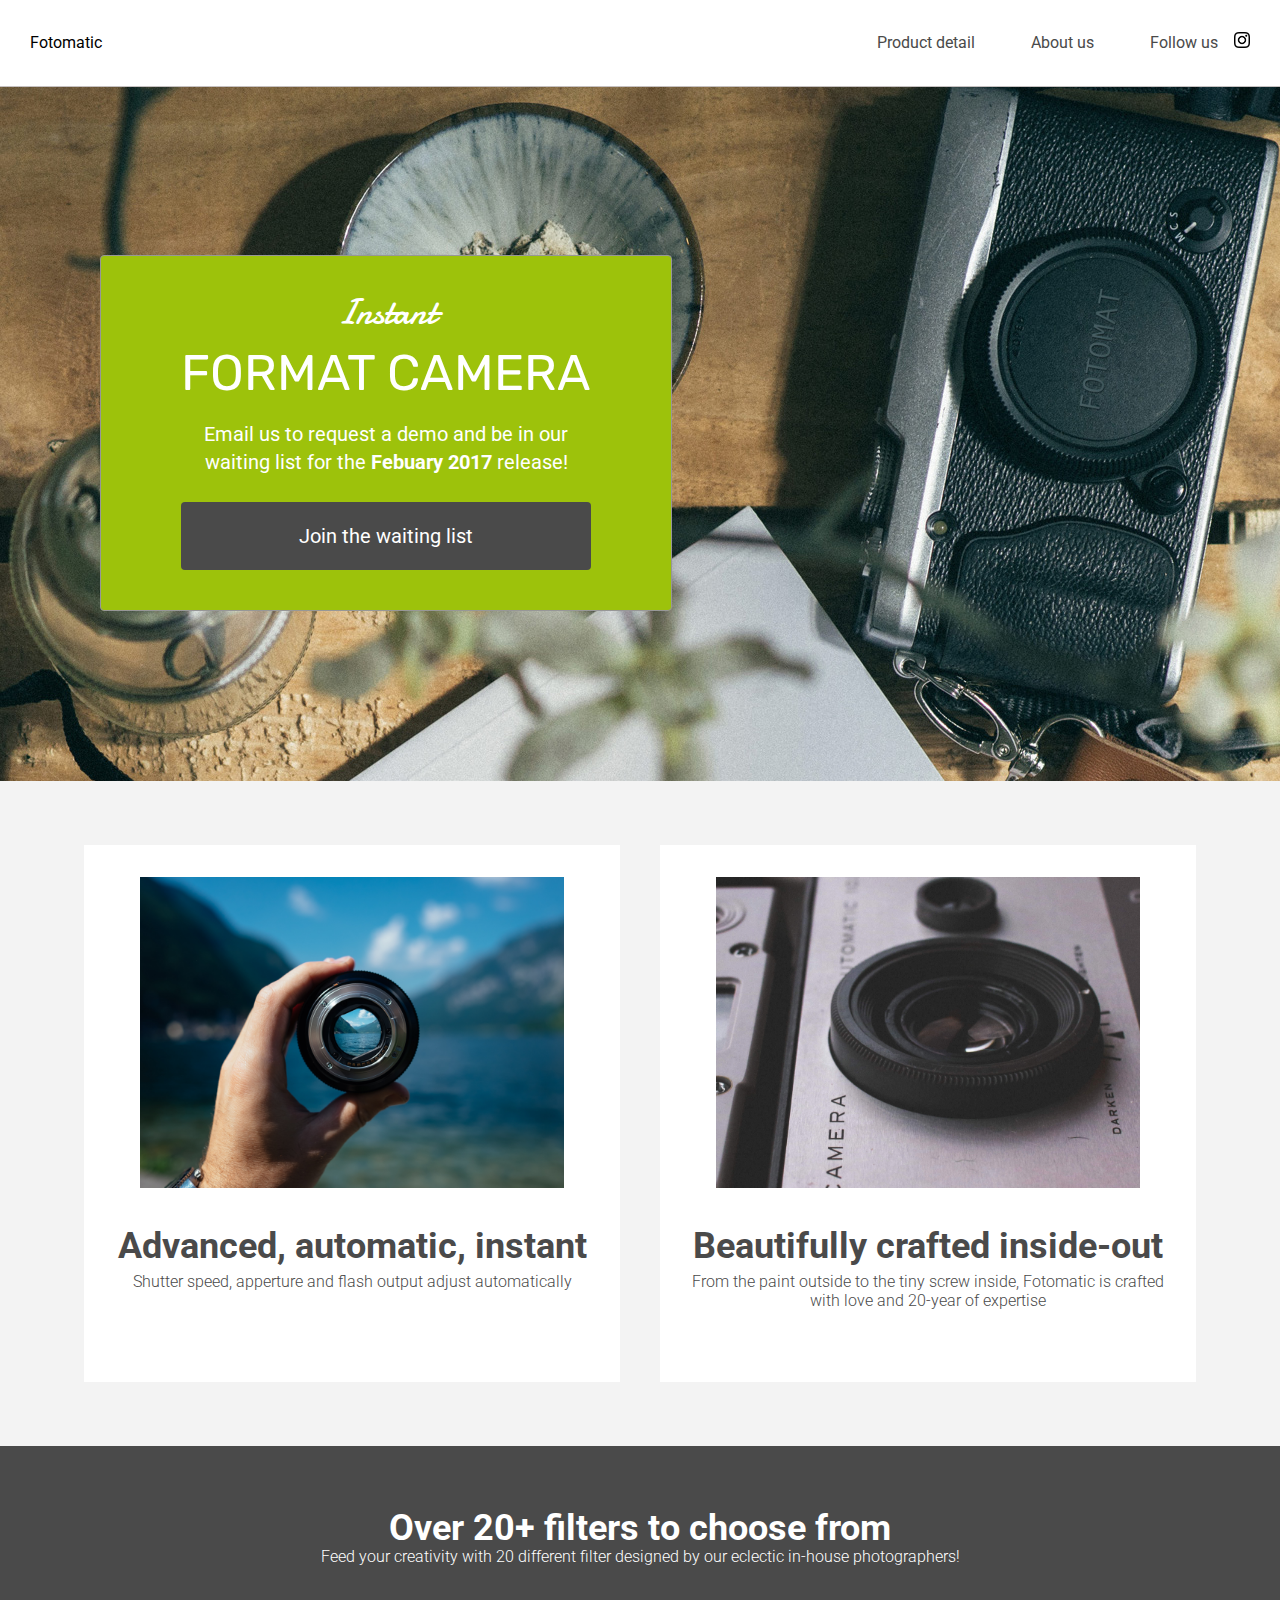
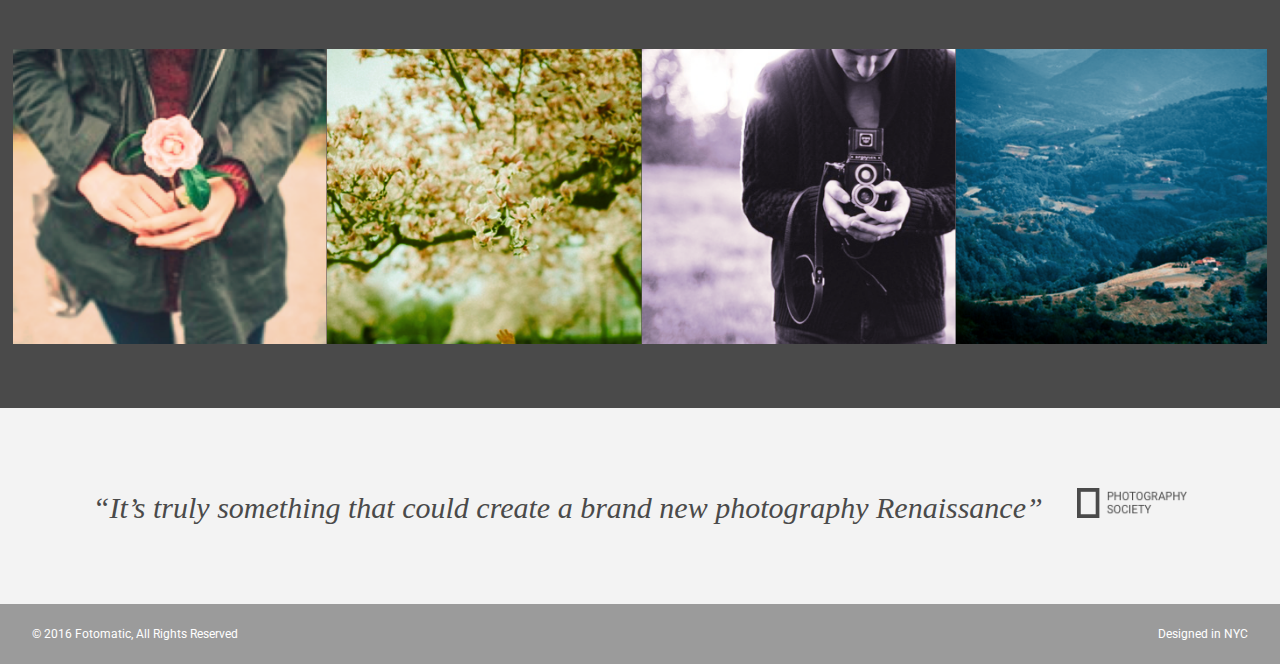
<file: Documents/projects/fotomatic/index.html>
<!DOCTYPE html>
<html>
<head>
  <link href="https://fonts.googleapis.com/css?family=Damion" rel="stylesheet">
  <link href="https://fonts.googleapis.com/css?family=Rubik" rel="stylesheet">
  <link href="https://fonts.googleapis.com/css?family=Roboto:300,400,600,700" rel="stylesheet">
  <link rel="stylesheet" href="./resources/css/reset.css" type="text/css">
  <link rel="stylesheet" href="./resources/css/style.css" type="text/css">
  <meta charset="UTF-8">
</head>
<body>
  <!-- Header -->
  <header>
    <div class="content">
      <a href="index.html" class="desktop logo">Fotomatic</a>
      <nav class="desktop">
        <ul>
          <li><a href="#">Product detail</a></li>
          <li><a href="#">About us</a></li>
          <li><a href="https://www.instagram.com/">Follow us <img class="icon" src="./resources/images/instagram.png"></a></li>
        </ul>
      </nav>
      <nav class="mobile">
        <ul>
          <li><a href="#"><img src="./resources/images/ic-logo.svg"></a></li>
          <li><a href="#"><img src="./resources/images/ic-product-detail.svg"></a></li>
          <li><a href="#"><img src="./resources/images/ic-about-us.svg"></a></li>
          <li><a href="#" class="button">Join us</a></li>
        </ul>
      </nav>
    </div>
  </header>

  <!-- Main Content -->
  <div class="main-content">

    <!-- Sign Up Section -->
    <div id="sign-up-section" class="banner">
      <div id="sign-up-cta">
        <div class="content center">
          <div class="header">
            <h2 class="cursive">Instant</h2>
            <h1 class="striking">FORMAT CAMERA</h1>
          </div>
          <div class="email">
            <span>
              Email us to request a demo and be in our waiting list for the <strong>Febuary 2017</strong> release!
            </span>
            <div class="button">Join the waiting list</div>
          </div>
        </div>
      </div>
    </div>

    <!-- Features Section -->
    <div id="features-section">
      <div class="feature">
        <div class="center">
          <div class="image-container">
            <img src="./resources/images/feature-1.png" />
          </div>
          <div class="content">
            <h2>Advanced, automatic, instant</h2>
            <h3>Shutter speed, apperture and flash output adjust automatically</h3>
          </div>
        </div>
      </div>
      <div class="feature">
        <div class="center">
          <div class="image-container">
            <img src="./resources/images/feature-2.png" />
          </div>
          <div class="content">
            <h2>Beautifully crafted inside-out</h2>
            <h3>From the paint outside to the tiny screw inside, Fotomatic is crafted with love and 20-year of expertise</h3>
          </div>
        </div>
      </div>
    </div>

    <!-- Filters Section -->
    <div id="filters-section">
      <div class="content center">
        <h2>Over 20+ filters to choose from</h2>
        <h3>Feed your creativity with 20 different filter designed by our eclectic in-house photographers!</h3>
      </div>
      <div class="images-container">
        <div class="image-container">
          <img src="./resources/images/filter-1.png" />
        </div>
        <div class="image-container">
          <img src="./resources/images/filter-2.png" />
        </div>
        <div class="image-container">
          <img src="./resources/images/filter-3.png" />
        </div>
        <div class="image-container extra">
          <img src="./resources/images/filter-4.png" />
        </div>
      </div>
    </div>

    <!-- Quotes Section -->
    <div id="quotes-section">
      <div class="content center">
        <span class="quote">“It’s truly something that could create a brand new photography Renaissance”</span>
        <img class="quote-citation" src="./resources/images/photography-logo.png" />
      </div>
    </div>

    <!-- Footer -->
    <footer>
      <div class="content">
        <span class="copyright">© 2016  Fotomatic, All Rights Reserved</span>
        <span class="location">Designed in NYC</span>
      </div>
    </footer>

  </div>
</body>
</html>
</file>
<file: Documents/projects/fotomatic/resources/css/style.css>
/* Universal Styles */

html {
  font-family: "Roboto", sans-serif;
  font-size: 16px;
}

.main-content {
  position: relative;
  top: 5.3125rem; /* To offset for fixed header. */
}

.center {
  text-align: center;
}

.button {
  border-radius: 4px;
  background-color: #4a4a4a;
  color: white;
}

.image-container {
  overflow: hidden;
}

.image-container img {
  display: block;
}

@media only screen and (max-width: 895px) {
  .main-content {
    top: 2.5625rem;
  }
}

/* Header */

header {
  position: fixed;
  width: 100%;
  border-bottom: solid 1px #c6c1c1;
  background-color: white;
  z-index: 2;
}

header .content {
  display: flex;
  align-items: center;
  padding: 1.875rem;

}

header .logo {
  flex: 1;
}

header nav ul {
  display: flex;
}

nav li {
  padding-left: 3.5rem;
}

nav a {
  vertical-align: bottom;
  line-height: 1.6;
  font-size: 1rem;
  color: #4a4a4a;
}

header .icon {
  width: 1rem;
  padding-left: .75rem;
}

header .mobile {
  display: none;
}

@media only screen and (max-width: 895px) {

  nav li:last-child {
      display: block;
    }

  header .content {
    padding: 1rem 1rem;
  }

}

  @media only screen and (max-width: 600px) {
  header .desktop {
    display: none;
  }

  header .mobile {
    display: block;
    width: 100%;
  }

  header .content {
    padding: .5rem 0;
  }

  header .mobile ul {
    display: flex;
    justify-content: space-around;
    align-items: center;
    width: 100%;
  }

  header .mobile li {
    padding: 0;
  }

 header .mobile .button {
    padding: .1875rem .5rem;
    background-color: #9dc20b;
    line-height: 1.6;
    color: white;
    border-radius: 4px;
  }
}


/* Sign Up Section */

#sign-up-section {
  display: flex;
  justify-content: flex-start;
  align-items: flex-start;
  height: 43.5rem;
  background-image: url("../images/banner-landingpage.jpg");
  background-repeat: no-repeat;
  background-position: center;
  background-size: cover;

}

#sign-up-cta {
  padding: 0 5rem 2.5rem 5rem;
  border: solid 1px #979797;
  border-radius: 4px;
  background-color: #9dc20b;
  position: relative;
  top: 170px;
  margin-left: 100px;
}

#sign-up-cta .content {
  width: 25.625rem;
  margin-top: 2rem;
  font-family: "Roboto", sans-serif;
  font-size: 1.25rem;
  line-height: 1.4;
  color: white;
}

#sign-up-cta h1 {
  font-size: 3.125rem;
}

#sign-up-cta h2 {
  font-size: 2.25rem;
}

#sign-up-cta span strong {
  font-weight: bold;
}

#sign-up-cta .cursive {
  font-family: "Damion", cursive;
}

#sign-up-cta .striking {
  font-family: "Rubik", sans-serif;
  padding-bottom: .75rem;
}

#sign-up-cta .button {
  margin-top: 1.625rem;
  padding: 1.25rem 7.25rem;
}

@media only screen and (max-width: 895px) {
  #sign-up-section {
    align-items: center;
    justify-content: center;
    height: 28rem;
  }

  #sign-up-cta {
    position: static;
    width: auto;
    height: auto;
    background-color: transparent;
    border: none;
  }

  #sign-up-cta .content {
    margin-top: 0;
  }

  #sign-up-cta .email {
    display: none;
  }

  #sign-up-cta h1 {
    font-size: 3.125rem;
  }

  #sign-up-cta h2 {
    font-size: 2.25rem;
  }
}

@media only screen and (max-width: 600px) {
  #sign-up-section {
    height: 20rem;
  }

  #sign-up-cta h1 {
    font-size: 2.25rem;
  }

  #sign-up-cta h2 {
    font-size: 2rem;
  }
}

/* Features Section */

#features-section {
  display: flex;
  justify-content: space-between;
  padding: 4rem 5%;
  background-color: #f3f3f3;
}

.feature {
  flex: 1;
  padding: 2rem;
  margin: 0px 1.25rem;
  background-color: white;
}

.feature .image-container {
  width: 90%;
  height: 65%;
  margin: 0 auto;
}

image-container img {
  display: block;
  max-width: 100%;
}

.feature .content {
  padding: 2.5rem 0;
}



.feature h2 {
  padding-bottom: .5rem;
  font-size: 2.25rem;
  font-weight: bold;
  color: #4a4a4a;
}

.feature h3 {
  font-size: 1rem;
  line-height: 1.2;
  font-weight: 300;
  color: #4a4a4a;
}

@media only screen and (max-width: 895px) {

  #features-section {
    padding: 1rem;
  }

  .feature h2 {
    font-size: 2rem;
    line-height: 1.3;

  }

  .feature h3 {
    font-size: .875rem;
    line-height: 1.4;
  }
}

@media only screen and (max-width: 600px) {
  #features-section {
    flex-flow: column;
    padding: 0;
  }

  .feature {
    margin: 0;
    padding: 1.25rem 1rem 0 1rem;
  }
}

/* Filters Section */

#filters-section {
  padding: 4rem 0;
  background-color: #4a4a4a;
}

#filters-section .content {
  padding: 0 .625rem;
  margin-bottom: 5rem;
}

#filters-section .content h2 {
  font-size: 2.25rem;
  font-weight: bold;
  color: white;
}

#filters-section .content h3 {
  font-size: 1rem;
  line-height: 1.4;
  font-weight: 300;
  color: white;
}

#filters-section .images-container {
  display: flex;
  max-width: 100%;
  padding: 0 1%;
}
.image-container img {
  display: block;
  max-width: 100%;
}

@media only screen and (max-width: 600px) {
  #filters-section {
    padding: 1.5rem 0 0 0;
  }

  #filters-section .content {
    margin-bottom: 1rem;
  }

  #filters-section .content h2 {
    padding-bottom: .625rem;
    font-size: 1.125rem;
    line-height: 1.3;
    font-weight: normal;
  }

  #filters-section .content h3 {
    font-size: .875rem;
    line-height: 1.4;
  }

  #filters-section .images-container {
    padding: 0;
  }

  #filters-section .extra {
    display: none;
  }
}

/* Quotes Section */

#quotes-section {
  background-color: #f3f3f3;
}

#quotes-section .content {
  padding: 5rem 0;
}

#quotes-section .quote {
  padding-right: 1.875rem;
  font-family: "Palatino", serif;
  font-size: 1.875rem;
  line-height: 1.1;
  font-style: italic;
  color: #4a4a4a;
}

#quotes-section .quote-citation {
  height: 1.875rem;
}

@media only screen and (max-width: 895px) {
  #quotes-section .content {
    padding: 3rem 1.5rem;
  }

@media only screen and (max-width: 600px) {

  #quotes-section .content {
    flex-flow: column;
    padding: 1.875rem .625rem;
  }

  #quotes-section .quote {
    font-size: 1.5rem;
    line-height: 1.4;
  }

  #quotes-section .quote-citation {
    display: block;
    padding-top: 1rem;
    margin: auto;
  }
}
}

/* Footer */

footer {
  background-color: #9b9b9b;
  padding: 1.5rem 2rem;
}

footer .content {
  color: white;
  display: flex;
  font-size: .75rem;
}

footer .copyright {
  flex-grow: 1;
}

@media only screen and (max-width: 600px) {
  footer .content {
    font-size: .625rem;
  }
}
</file>
